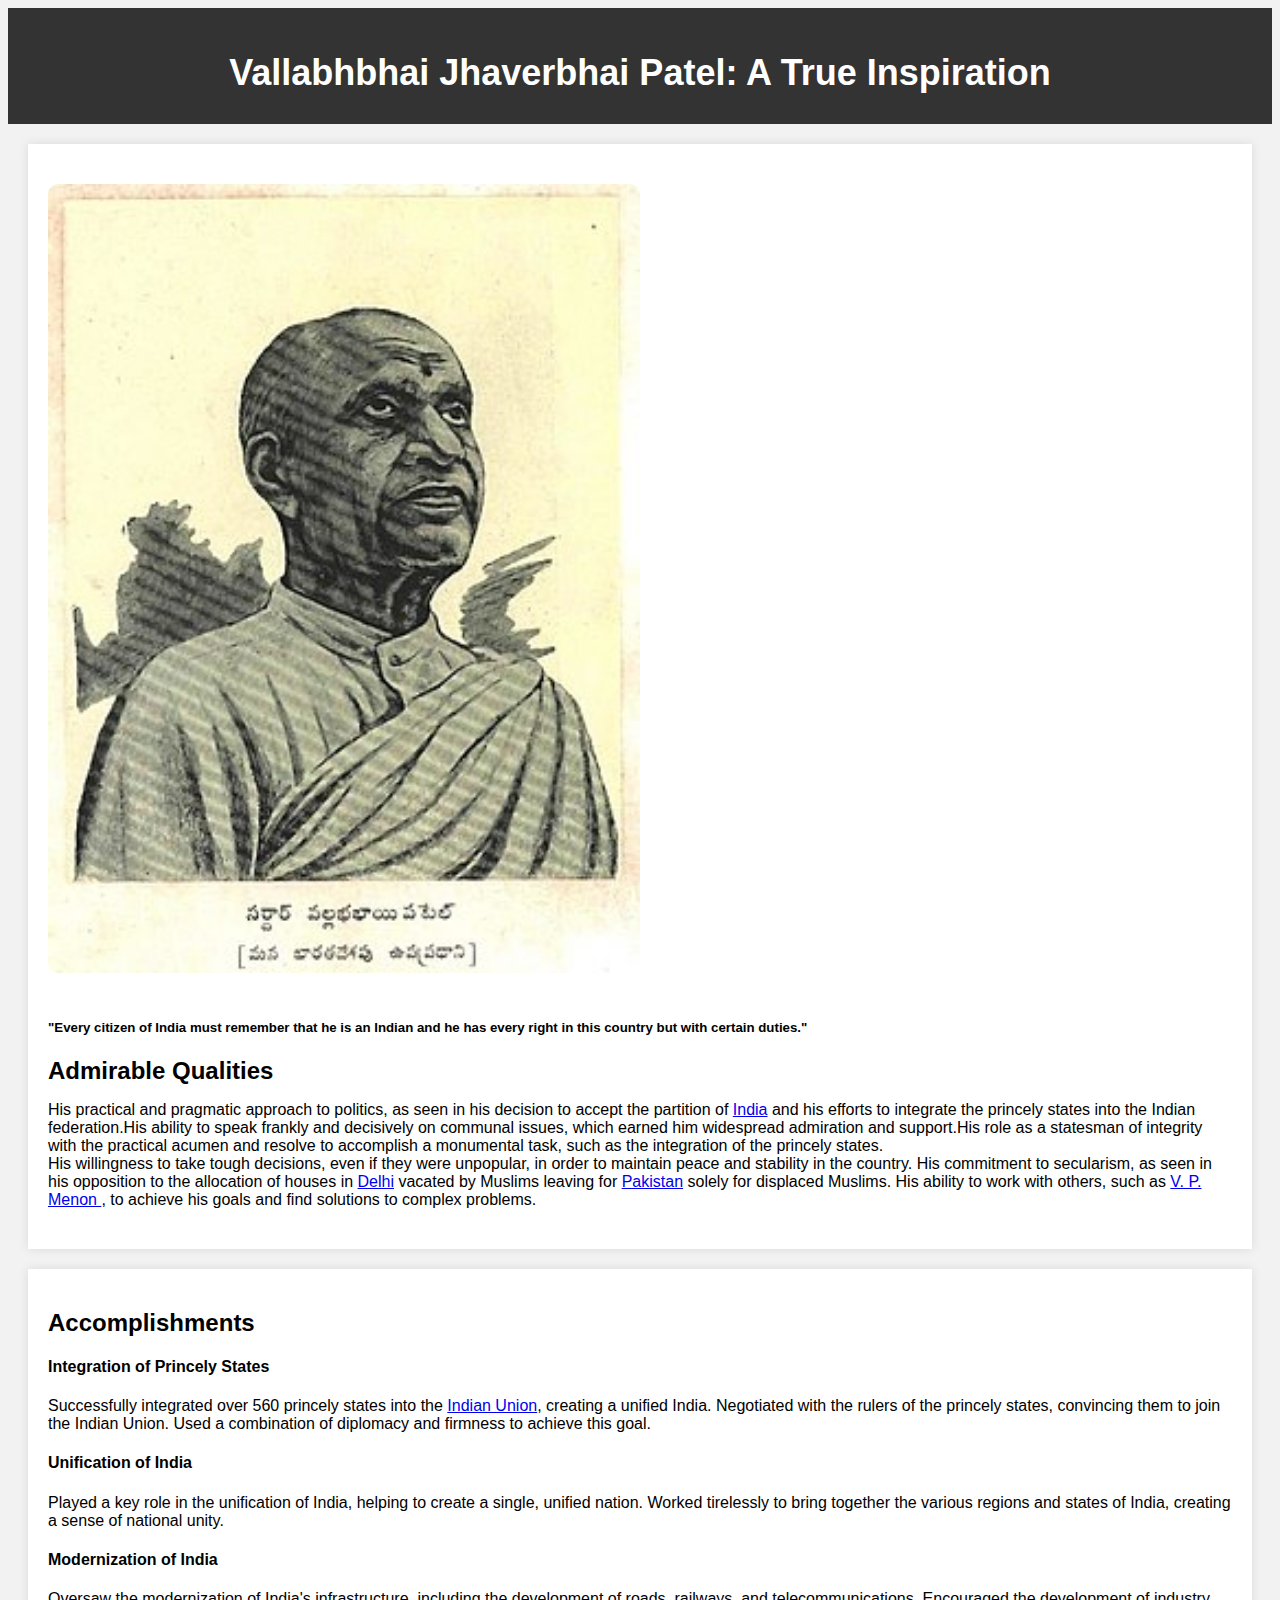
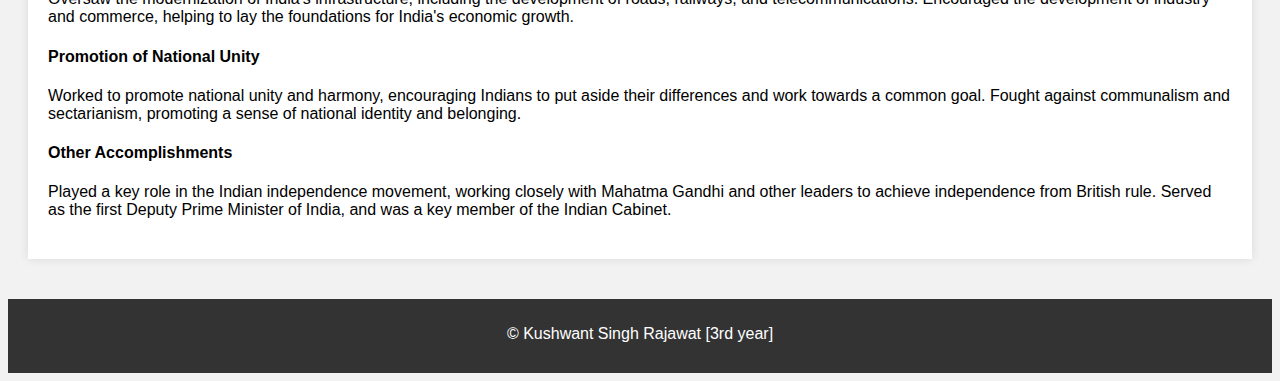
<file: TRIBUTE PAGE/index.html>
<!DOCTYPE html>
<html>
<head>
	<title>Tribute Page</title>
	<link rel="stylesheet" href="style.css">
</head>
<body>
	<header>
		<h1>Vallabhbhai Jhaverbhai Patel: A True Inspiration</h1>
	</header>
	<main>
		<section>
	        <img src="images/Chandamama_1948_01_(page_11_crop).jpg" alt="Image of Vallabhbhai Patel">
            
            	 <h5>"Every citizen of India must remember that he is an Indian and he has every right in this country but with certain duties."</h5>
            
			<h2>Admirable Qualities</h2>
			<p>His practical and pragmatic approach to politics, as seen in his decision to accept the partition of <a href="#">India</a> and his efforts to integrate the princely states into the Indian federation.His ability to speak frankly and decisively on communal issues, which earned him widespread admiration and support.His role as a statesman of integrity with the practical acumen and resolve to accomplish a monumental task, such as the integration of the princely states.<br>
 His willingness to take tough decisions, even if they were unpopular, in order to maintain peace and stability in the country.
His commitment to secularism, as seen in his opposition to the allocation of houses in <a href="#">Delhi</a> vacated by Muslims leaving for <a href="#">Pakistan</a> solely for displaced Muslims.
His ability to work with others, such as <a href="#"> V. P. Menon </a>, to achieve his goals and find solutions to complex problems.           
            
            </p>
			
		</section>
		<section>
			<h2>Accomplishments</h2>
            
            <h4>Integration of Princely States</h4>
			<p>Successfully integrated over 560 princely states into the <a href="#">Indian Union</a>, creating a unified India.
Negotiated with the rulers of the princely states, convincing them to join the Indian Union.
Used a combination of diplomacy and firmness to achieve this goal.</p>

<h4>Unification of India</h4>
			<p>Played a key role in the unification of India, helping to create a single, unified nation.
Worked tirelessly to bring together the various regions and states of India, creating a sense of national unity.</p>
			
            <h4>Modernization of India</h4>
			<p>Oversaw the modernization of India's infrastructure, including the development of roads, railways, and telecommunications.
Encouraged the development of industry and commerce, helping to lay the foundations for India's economic growth.</p>
			
            <h4>Promotion of National Unity</h4>
			<p>Worked to promote national unity and harmony, encouraging Indians to put aside their differences and work towards a common goal.
Fought against communalism and sectarianism, promoting a sense of national identity and belonging.</p>

			<h4>Other Accomplishments</h4>
			<p>Played a key role in the Indian independence movement, working closely with Mahatma Gandhi and other leaders to achieve independence from British rule.
Served as the first Deputy Prime Minister of India, and was a key member of the Indian Cabinet.</p>
			
            
		</section>
	</main>
	<footer>
		<p>&copy; Kushwant Singh Rajawat [3rd year]</p>
	</footer>
</body>
</html>
</file>
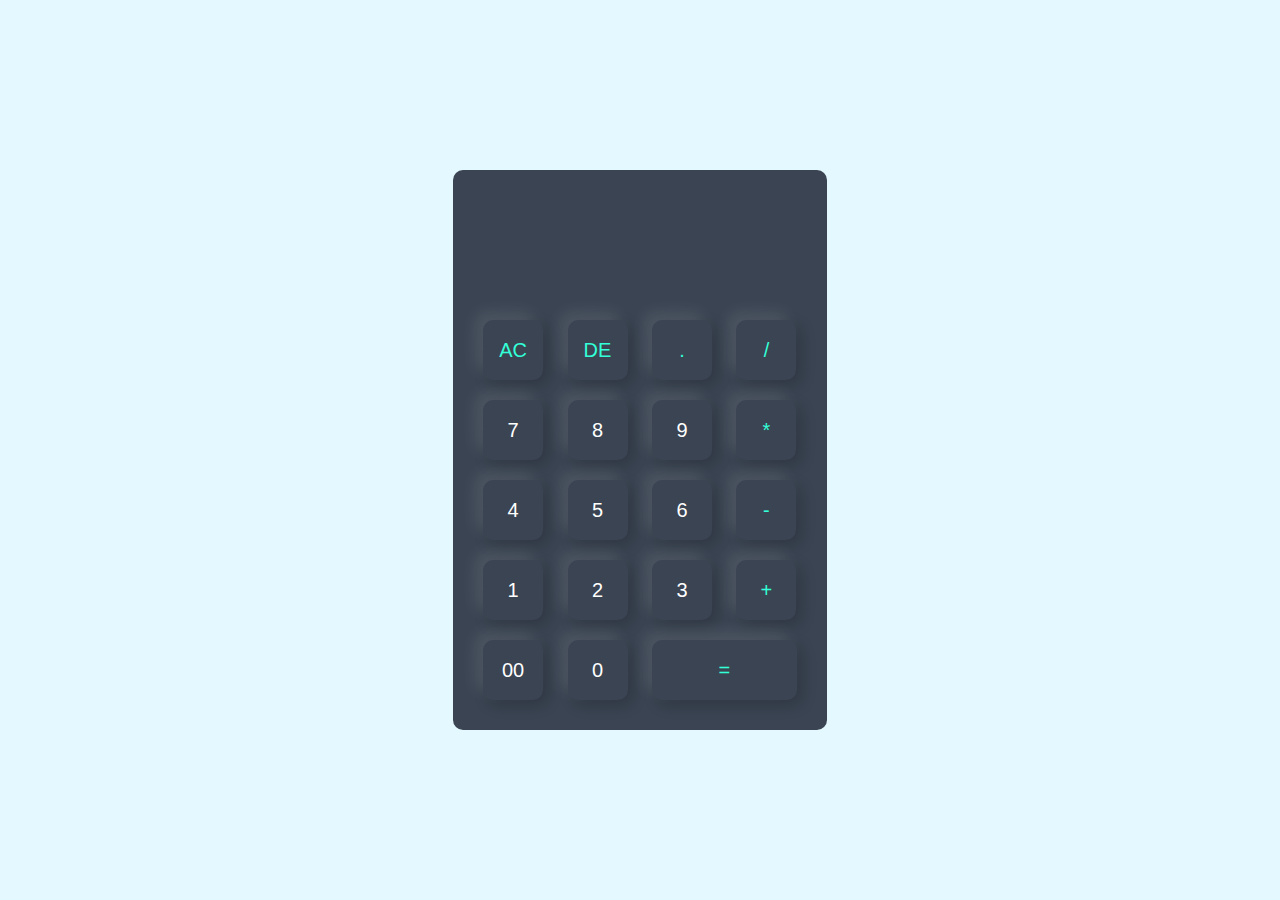
<file: calculator/cal.html>
<html>
<head>
<title>calculator</title>
<link rel="stylesheet" href="style.css" type="text/css" >
</head>

<body>
<div class="container">
<div class="calculator">
	<form >
    <div class="display">
    <input type="text" name="display">
    </div>
    
    <div>
    <input type="button" value="AC" onClick="display.value = ' ' " class="operator">
    <input type="button" class="operator" value="DE" onClick="display.value =display.value.toString().slice(0,-1)">
    <input type="button" class="operator" value="." onClick="display.value += '.' ">
    <input type="button" class="operator" value="/" onClick="display.value += '/' ">
    </div> 
    
    <div>
    <input type="button" value="7" onClick="display.value += '7' ">
    <input type="button" value="8" onClick="display.value += '8' ">
    <input type="button" value="9" onClick="display.value += '9' ">
    <input type="button" value="*" onClick="display.value += '*' " class="operator">
    </div>
    
    <div>
    <input type="button" value="4" onClick="display.value += '4'" >
    <input type="button" value="5" onClick="display.value += '5' ">
    <input type="button" value="6" onClick="display.value += '6' ">
    <input type="button" value="-" onClick="display.value += '-' " class="operator">
    </div> 
    
    <div>
    <input type="button" value="1" onClick="display.value += '1' ">
    <input type="button" value="2" onClick="display.value += '2' ">
    <input type="button" value="3" onClick="display.value += '3' ">
    <input type="button" value="+" onClick="display.value += '+' " class="operator">
    </div>
    
    <div>
    <input type="button" value="00" onClick="display.value += '00' ">
    <input type="button" value="0" onClick="display.value += '0' ">
    <input type="button" value="=" class="equal operator" onClick="display.value=eval(display.value)" >
    </div>
    
    </form>
</div>
</div>


</body>
</html>
</file>
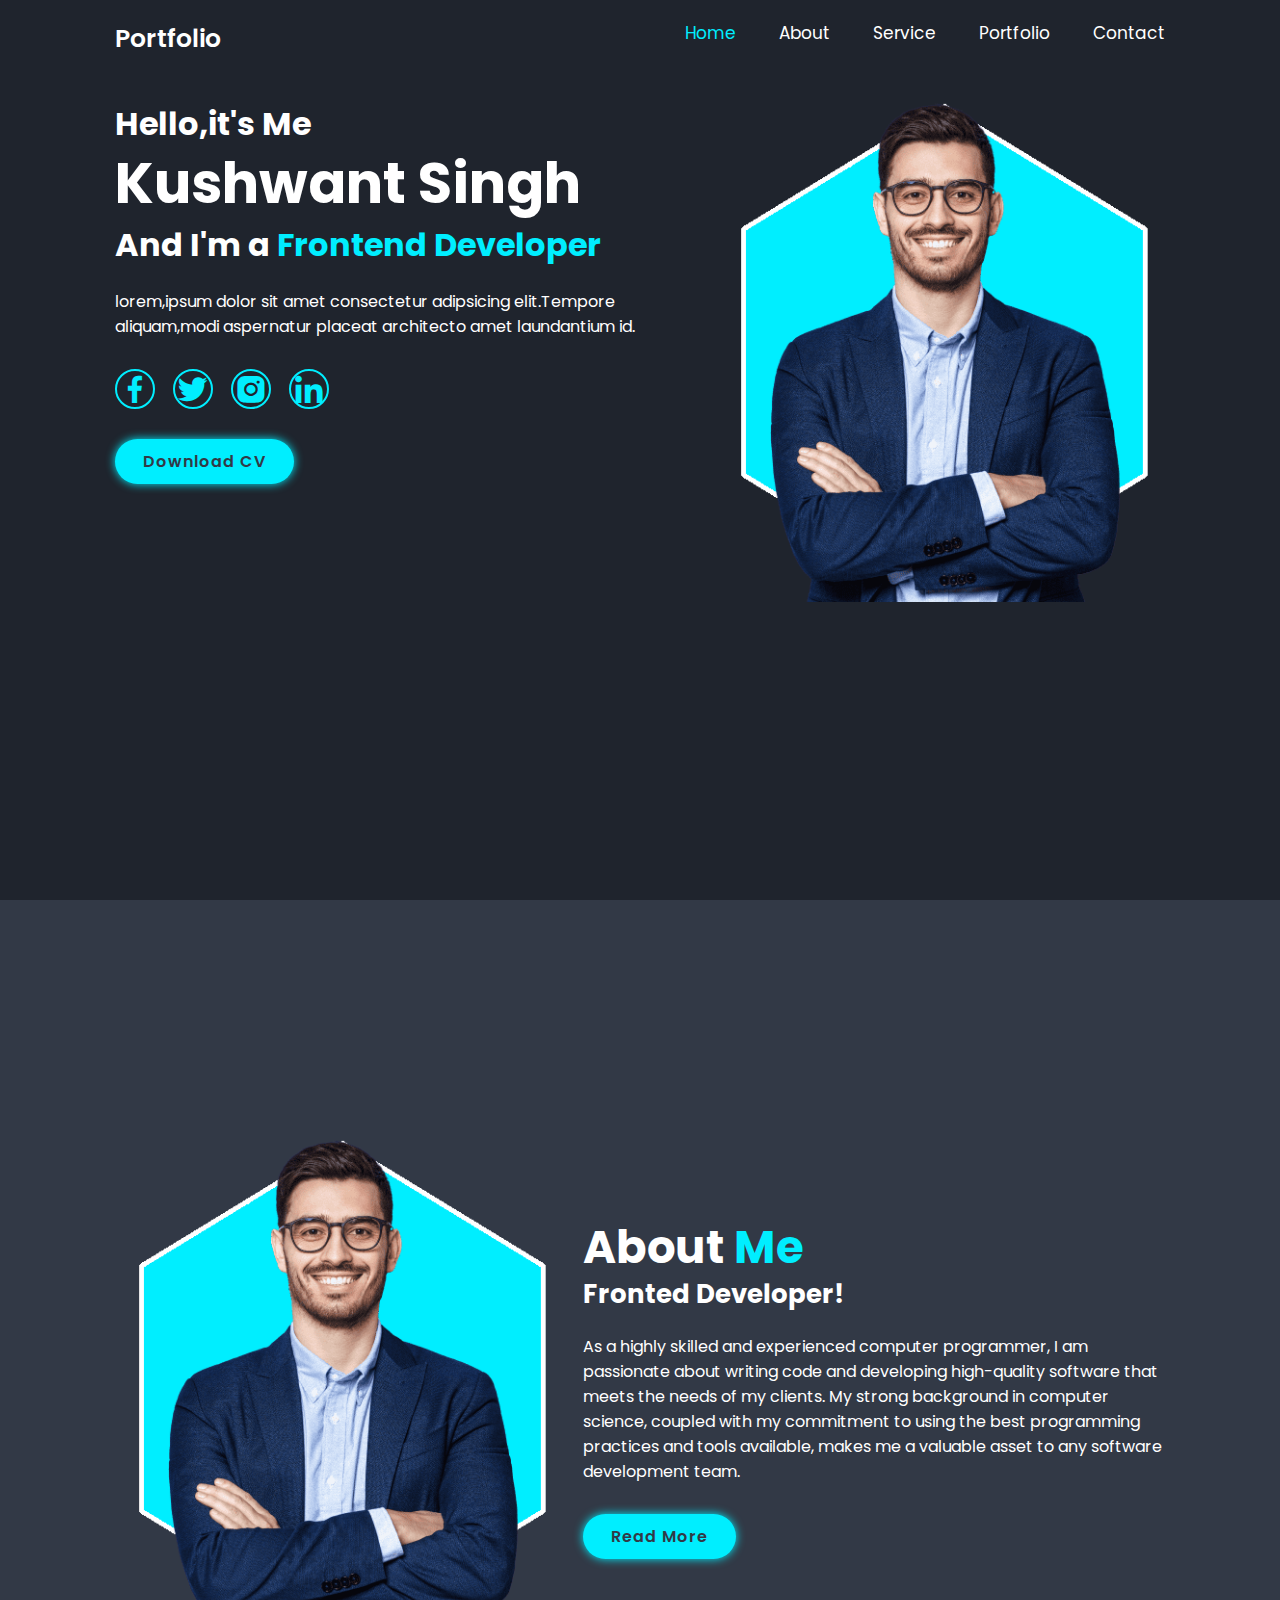
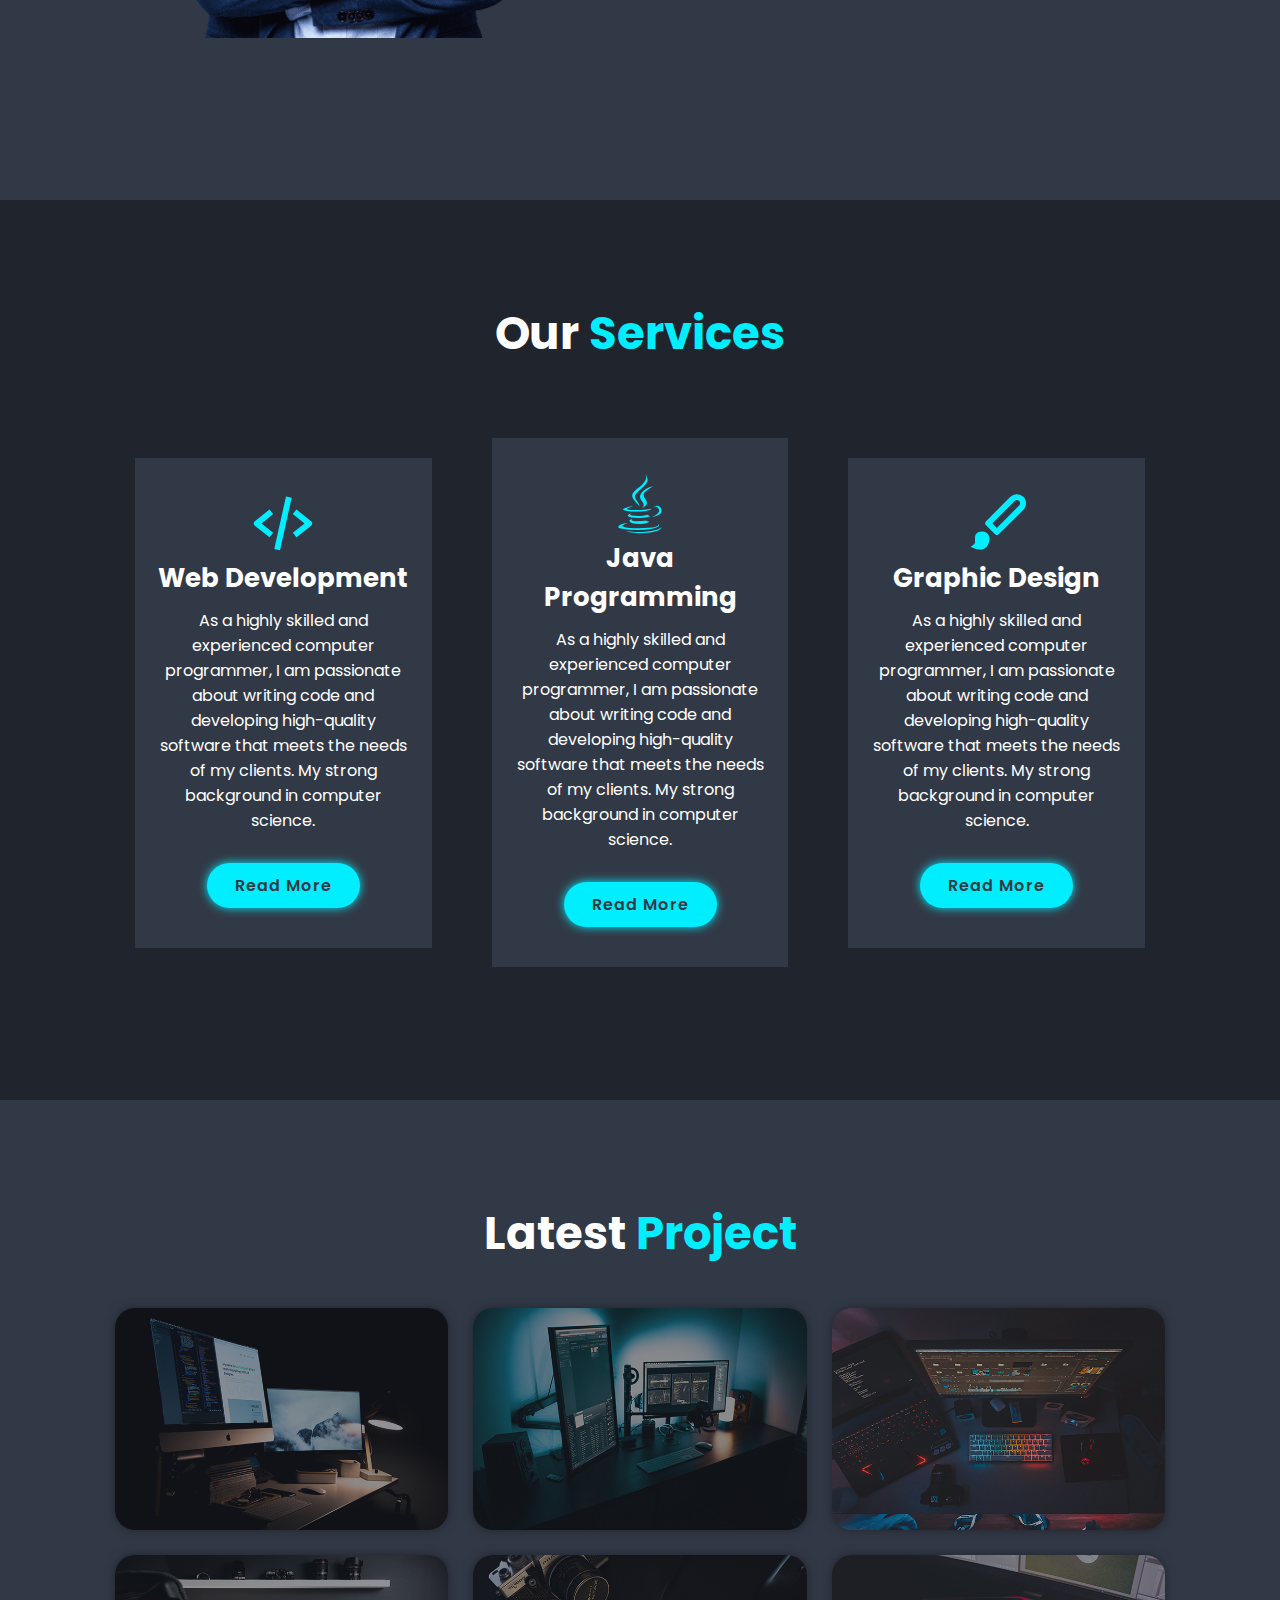
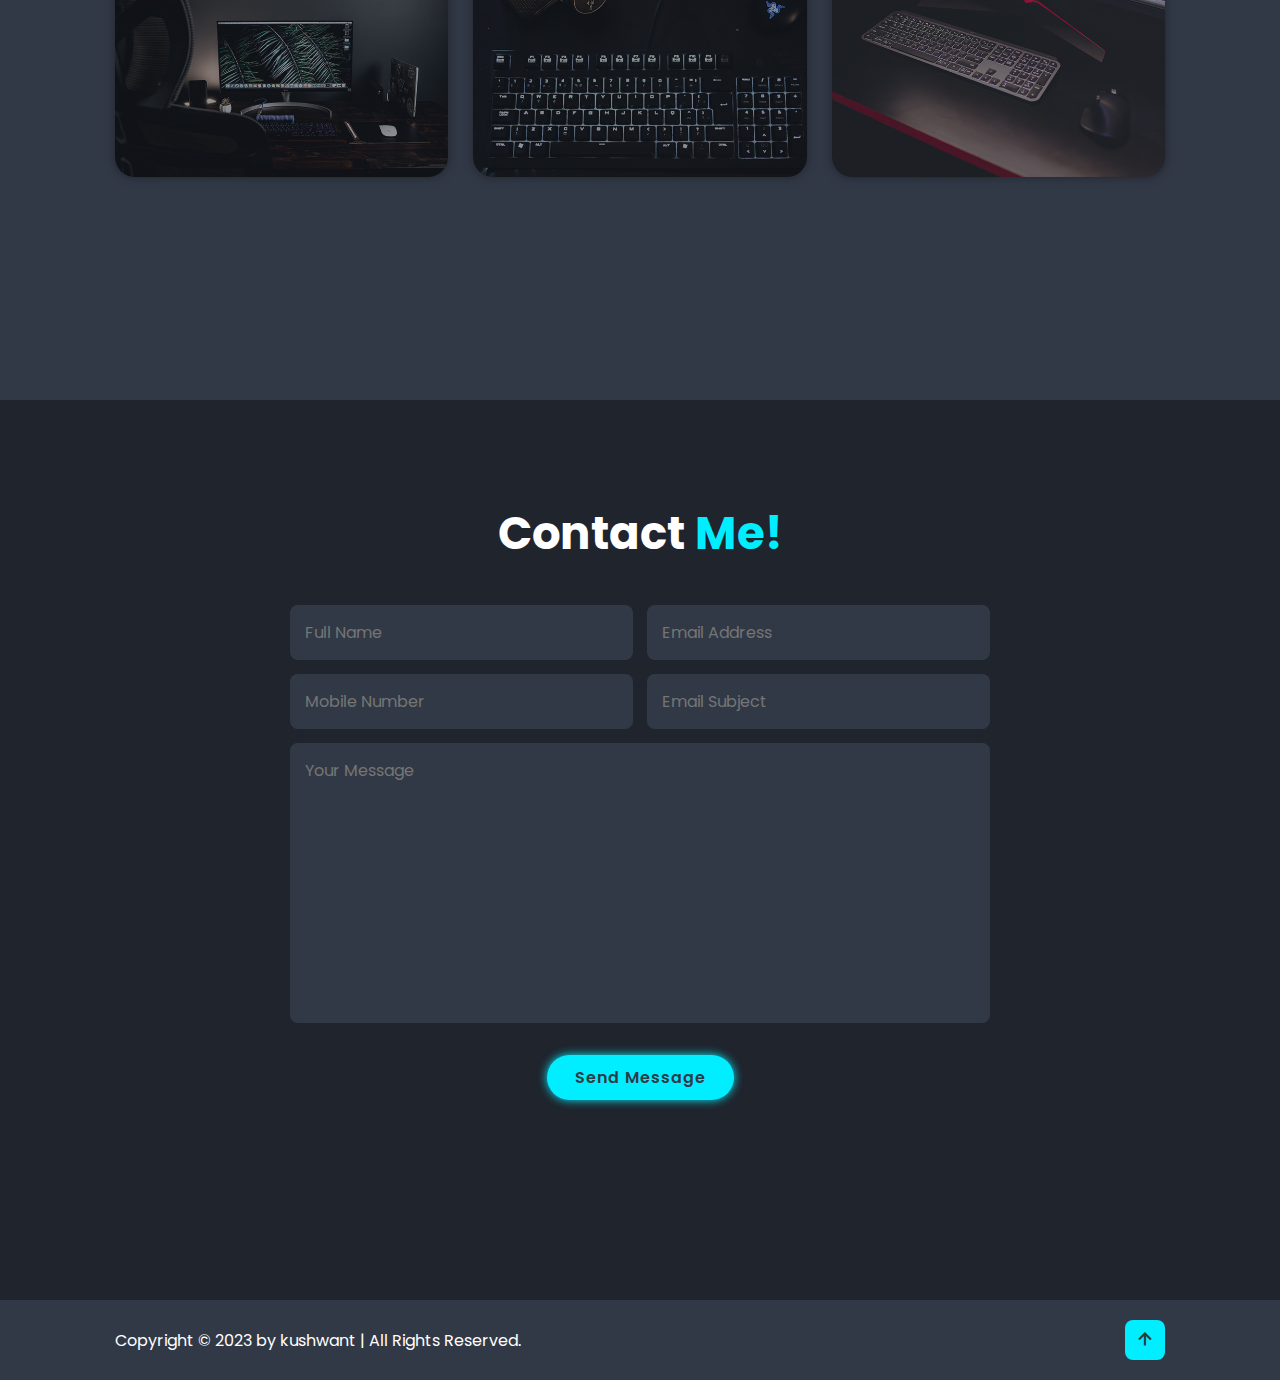
<file: Portfolio/Portfolio.html>
<!DOCTYPE html>
<html lang="en">
  <head>
    <meta charset="UTF-8" />
    <meta http-equiv="X-UA-Compatible" content="IE=edge" />
    <meta name="viewport" content="width=device-width, initial-scale=1.0" />
    <title>Responsive Personal Portfolio Website Design | Codehal</title>

    <!-- box icons -->
    <link href="https://unpkg.com/boxicons@2.1.4/css/boxicons.min.css" rel="stylesheet" />

    <!-- custom css -->
    <link rel="stylesheet" href="Portfolio.css" />
  </head>

  <body>
    <!-- header design -->
		<header class="header">
        	<a href="#" class="logo">Portfolio</a>
            
            <i class='bx bx-menu'id="menu-icon"></i>
            
            
            <nav class="navbar">
            	<a href="#home" class="active">Home</a>
                <a href="#about">About</a>
                <a href="#services">Service</a>
                <a href="#portfolio">Portfolio</a>
                <a href="#contact">Contact</a>
            </nav>
            </header>
    <!-- home section design -->
	<section class="home" id="home">	
    	<div class="home-content">
        	<h3>Hello,it's Me</h3>
            <h1>Kushwant Singh</h1>
            <h3>And I'm a <span>Frontend Developer</span></h3>
        	<p>lorem,ipsum dolor sit amet consectetur adipsicing elit.Tempore aliquam,modi
            aspernatur placeat
            	architecto amet laundantium id.</p>
            <div class="social-media">
            	<a href="#"><i class='bx bxl-facebook' style="font-size:36px;" ></i>  </a>
                <a href="#"><i class="bx bxl-twitter" style="font-size:36px;"></i></a>
                <a href="#"><i class="bx bxl-instagram-alt" style="font-size:36px;"></i></a>
                <a href="#"><i class="bx bxl-linkedin" style="font-size:36px;"></i></a>
            </div>
             <a href="#" class="btn">Download CV</a>
        </div>
        
        <div class="home-img">
        	<img src="img/setmore-customer1.png" alt="">
        </div>
    </section>
    <!-- about section design -->

	<section class="about" id="about">
    	<div class="about-img">
        	<img src="img/setmore-customer-about.png" alt="">
		</div>
        
    <div class="about-content">
    	<h2 class="heading">About <span>Me</span></h2>
        <h3>Fronted Developer!</h3>
        
        <p>
        As a highly skilled and experienced computer programmer, I am passionate about writing code and developing high-quality software that meets the needs of my clients. My strong background in computer science, coupled with my commitment to using the best programming practices and tools available, makes me a valuable asset to any software development team.
        </p>

<a href="#" class="btn">Read More</a>
    </div>    
	</section>
    
    <!-- services section design -->
	
    <section class="services" id="services">
    	<h2 class="heading">Our <span>Services</span></h2>
        
        <div class="services-container">
        
        	<div class="services-box">
            	<i class="bx bx-code-alt"
></i>
<h3>Web Development</h3>
<p>As a highly skilled and experienced computer programmer, I am passionate about writing code and developing high-quality software that meets the needs of my clients. My strong background in computer science.
</p>
	<a href="#" class="btn">Read More</a>
    
            </div>
            
            
            <div class="services-box">
            	<i class='bx bxl-java'></i>
<h3>Java Programming</h3>
<p>As a highly skilled and experienced computer programmer, I am passionate about writing code and developing high-quality software that meets the needs of my clients. My strong background in computer science.
</p>
	<a href="#" class="btn">Read More</a>
    
            </div>
            
            <div class="services-box">
            	<i class='bx bxs-paint'></i>
<h3>Graphic Design</h3>
<p>As a highly skilled and experienced computer programmer, I am passionate about writing code and developing high-quality software that meets the needs of my clients. My strong background in computer science.
</p>
	<a href="#" class="btn">Read More</a>
    
            </div>
            
            
        </div>
    </section>
    
    <!-- portfolio section design -->

	<section class="portfolio" id="portfolio">
    	<h2 class="heading">Latest <span>Project</span></h2>
        
        <div class="portfolio-container">
        <!--portfolio1-->
        	<div class="portfolio-box">
            	<img src="img/portfolio1.jpg" alt="">
                <div class="portfolio-layer">
                	<h4>Web Design</h4>
                    <p>As a highly skilled and experienced computer programmer. My strong background in computer science.
                    </p>
                    <a href="#"><i class='bx bx-link-external' ></i> </a>
                    </div>
        </div>
        <!--portfolio2-->
        <div class="portfolio-box">
            	<img src="img/portfolio2.jpg" alt="">
                <div class="portfolio-layer">
                	<h4>Web Design</h4>
                    <p>As a highly skilled and experienced computer programmer. My strong background in computer science.
                    </p>
                    <a href="#"><i class='bx bx-link-external' ></i> </a>
                    </div>
        </div>
        <!--portfolio3-->
        
        <div class="portfolio-box">
            	<img src="img/portfolio3.jpg" alt="">
                <div class="portfolio-layer">
                	<h4>Web Design</h4>
                    <p>As a highly skilled and experienced computer programmer. My strong background in computer science.
                    </p>
                    <a href="#"><i class='bx bx-link-external' ></i> </a>
                    </div>
        </div>
        
        <!--portfolio4-->
        
        <div class="portfolio-box">
            	<img src="img/portfolio4.jpg" alt="">
                <div class="portfolio-layer">
                	<h4>Web Design</h4>
                    <p>As a highly skilled and experienced computer programmer. My strong background in computer science.
                    </p>
                    <a href="#"><i class='bx bx-link-external' ></i> </a>
                    </div>
        </div>
        
        <!--portfolio5-->
        
        <div class="portfolio-box">
            	<img src="img/portfolio5.jpg" alt="">
                <div class="portfolio-layer">
                	<h4>Web Design</h4>
                    <p>As a highly skilled and experienced computer programmer. My strong background in computer science.
                    </p>
                    <a href="#"><i class='bx bx-link-external' ></i> </a>
                    </div>
        </div>
        
        <!--portfolio6-->
        
        <div class="portfolio-box">
            	<img src="img/portfolio6.jpg" alt="">
                <div class="portfolio-layer">
                	<h4>Web Design</h4>
                    <p>As a highly skilled and experienced computer programmer. My strong background in computer science.
                    </p>
                    <a href="#"><i class='bx bx-link-external' ></i> </a>
                    </div>
        </div>
        
    </div>
    </section>
    <!-- contact section design -->
	
    <section class="contact" id="contact">
    	<h2 class="heading">Contact <span>Me!</span></h2>
        
        <form action="#">
			<div class="input-box">
            	<input type="text" placeholder="Full Name">
                <input type="email" placeholder="Email Address">
           </div>  
           
           <div class="input-box">
            	<input type="number" placeholder="Mobile Number">
                <input type="text" placeholder="Email Subject">
           </div> 
           <textarea name="" id="" cols="30" rows="10" placeholder="Your Message"></textarea> 
          <input type="submit" value="Send Message" class="btn">    
        </form>
    </section>
    
    <!-- footer design -->

	<footer class="footer">
    	<div class="footer-text">
        	<p>Copyright &copy; 2023 by kushwant | All Rights Reserved.</p>
        </div>
        
        <div class="footer-iconTop">
        	<a href="#home"><i class='bx bx-up-arrow-alt' ></i></a>
            </div>
    </footer>

    
    
  </body>
</html>
</file>
<file: TRIBUTE PAGE/style.css>
body {
	background-color: #f2f2f2; /* light gray background */
	font-family: Arial, sans-serif;
}

header {
	background-color: #333; /* dark gray background */
	color: #fff; /* white text */
	padding: 20px;
	text-align: center;
}

h1 {
	font-size: 36px;
	margin-bottom: 10px;
}

main {
	display: flex;
	flex-direction: column;
	align-items: center;
	padding: 20px;
}

section {
	background-color: #fff; /* white background */
	padding: 20px;
	margin-bottom: 20px;
	box-shadow: 0 0 10px rgba(0, 0, 0, 0.1);
}

h2 {
	font-size: 24px;
	margin-bottom: 10px;
}

p {
	margin-bottom: 20px;
}

img {
	width: 50%;
	margin: 20px auto;
	border-radius: 10px;
}

footer {
	background-color: #333; /* dark gray background */
	color: #fff; /* white text */
	padding: 10px;
	text-align: center;
	clear: both;
}
</file>
<file: calculator/style.css>
@charset "utf-8";
/* CSS Document */
*
{
	margin:0;
	padding:0;
	font-family:"Arial Black", Gadget, sans-serif;
	box-sizing:border-box;
}
.container
{
	width:100%;
	height:100%;
	background:#e3f9ff;
	display: flex;
	align-items: center;
	justify-content: center;
}
.calculator
{
	background:#3a4452;
	padding:20px;
	border-radius:10px;
}
.calculator form input
{
	border:0;
	outline:0;
	width:60px;
	height:60px;
	border-radius:10px;
	box-shadow:-8px -8px 15px rgba(255,255,255,0.1),5px 5px 15px rgba(0,0,0,0.2);
	background:transparent;
	font-size:20px;
	color:#fff;
	cursor:pointer;
	margin:10px;
}
form .display
{
	display:flex;
	justify-content: flex-end;
	margin:20px 0;
}
form .display input
{
	text-align:right;
	flex: 1;
	font-size:45px;
	box-shadow:none;
}
form input.equal
{
	width:145px;
}
form input.operator{
	color:#33ffd8;
}
</file>
<file: Portfolio/Portfolio.css>
﻿@import url("https://fonts.googleapis.com/css2?family=Poppins:wght@300;400;500;600;700;800;900&display=swap");
* {
  margin: 0;
  padding: 0;
  box-sizing: border-box;
  text-decoration: none;
  border: none;
  outline: none;
  scroll-behavior: smooth;
  font-family: "Poppins", sans-serif;
}
:root {
  --bg-color: #1f242d;
  --second-bg-color: #323946;
  --text-color: #fff;
  --main-color: #0ef;
}
*::selection {
  background: var(--main-color);
  color: var(--bg-color);
}
html {
  font-size: 62.5%;
  overflow-x: hidden;
}
body {
  background: var(--bg-color);
  color: var(--text-color);
}
section
{
	min-height:100vh;
	padding: 10rem 9% 2rem; 
}
.header
{
	position:fixed;
	top:0;
	left:0;
	width:100%;
	padding: 2rem 9%;
	background: var(--bg-color);
	display:flex;
	justify-content: space-between;
	align-item:center;
	z-index:100;	
}
.logo
 {
	 font-size:2.5rem;
	 color:var(--text-color);
	 font-weight:600;
	 cursor:default;
 }
 .navbar a
 {
	 font-size:1.7rem;
	 color:var(--text-color);
	 margin-left: 4rem;
	 transition:.3s;
 }
 .navbar a:hover,.navbar .active
 {
	 color:var(--main-color);
 }
 #menu-icon
 {
	 font-size: 3.6rem;
	 color: var(--text-color);
	 display:none;
	 
 }
 .home
 {
	 display:flex;
	 justify-content: center;
	 align-item:center;
 }
 .home-img img
 {
 	width:35vw;
 }
 
 .home-content h3
 {
	 font-size:3.2rem;
	 font-weight:700;
 }
 .home-content h3:nth-of-type(2)
 {
	 margin-bottom:2rem;
	 
 }
 span
 {
	 color: var(--main-color);
 }
 
 .home-content h1
 {
	 font-size:5.6rem;
	 font-weight:700;
	 line-height:1.3;
 }
 .home-content p
 {
	 font-size:1.6rem;
 }
 .social-media a{
 	display: inline-flex;
	justify-content: center;
	align-item:center;
	width:4rem;
	height: 4rem;
	background:transparent;
	border: .2rem solid var(--main-color);
	border-radius: 50%;
	font-size:2rem;
	color:var(--main-color);
	margin:3rem 1.5rem 3rem 0;
	transition:.5s ease;
	 }
.social-media a:hover
	 {
		 background:var(--main-color);
		 color:var(--second-bg-color);
		 box-shadow: 0 0 1rem var(--main-color);
	 }
.btn
{
	display:inline-block;
	padding:1rem 2.8rem;
	background:var(--main-color);
	border-radius:4rem;
	box-shadow:0 0 1rem var(--main-color);
	font-size:1.6rem;
	color:var(--second-bg-color);
	letter-spacing:.1rem;
	font-weight:600;
	transition:.5s ease;
}
.btn:hover
{
	box-shadow:none;
}

.about
{
	display:flex;
	justify-content:center;
	align-items: center;
	gap:2rem;
	background:var(--second-bg-color);
}
.about-img img
{
	width:35vw;
}
.heading
{
	text-align:center;
	font-size:4.5rem;
	
}
.about-content h2
{
	text-align:left;
	line-height:1.2;
}
.about-content h3
{
	font-size:2.6rem;
}
.about-content p
{
font-size:1.6rem;
margin:2rem 0 3rem;	
}
.services h2
{
	margin-bottom:5rem;
}
.services-container
{
	display:flex;
	justify-content: center;
	align-items: center;
	flex-wrap: wrap;
	gap: 2rem;
}
.services-container .services-box
{
	flex: 1 1 30rem;
	background:var(--second-bg-color);
	padding:3rem 2rem 4rem;
	border-radius: 2rem;
	text-align:center;
	border:2rem solid var(--bg-color);
	transition:.5s ease;	
}
.services-container .services-box:hover
{
	border-color:var(--main-color);
	transform: scale(1.02);
}
.services-box i
{
	font-size:7rem;
	color:var(--main-color);
}
.services-box h3
{
	font-size:2.6rem;	
}
.services-box p
{
	font-size:1.6rem;
	margin:1rem 0 3rem;
}
.portfolio
{
	background:var(--second-bg-color);
}
.portfolio h2
{
	margin-bottom:4rem;
}
.portfolio-container
{
	display:grid;
	grid-template-columns: repeat(3,1fr);
	align-items: center;
	gap: 2.5rem;
}
.portfolio-container .portfolio-box
{
	position:relative;
	border-radius:2rem;
	box-shadow:0 0 1rem var(--bg-color);
	overflow:hidden;
	display:flex;
}
.portfolio-box img
{
	width:100%;
	transition:0.5s ease;
}
.portfolio-box:hover img
{
	transform:scale(1.1);
}
.portfolio-box .portfolio-layer
{
	position:absolute;
	bottom:0;
	left:0;
	width:100%;
	height:100%;
	background:linear-gradient(rgba(0,0,0,.1), var(--main-color));
	display:flex;
	justify-content: center;
	align-items: center;
	flex-direction:column;
	text-align:center;
	padding:0 4rem;
	transform: translateY(100%);
	transition:0.5s ease;
}
.portfolio-box:hover .portfolio-layer
{
	transform:translateY(0);
}
.portfolio-layer h4
{
	font-size:3rem;
}
.portfolio-layer p
{
	font-size:1.6rem;
	margin:.3rem 0 1rem;
}
.portfolio-layer a
{
	display:inline-flex;
	justify-content: center;
	align-items: center;
	width:5rem;
	height:5rem;
	background:var(--text-color);
	border-radius:50%;
	
}
.portfolio-layer a i
{
	font-size:2rem;
	color:var(--second-bg-color);
}
.contact h2
{
	margin-bottom:3rem;
}
.contact form
{
	max-width:70rem;
	margin:1rem auto;
	text-align:center;
	margin-bottom:3rem;
}
.contact form .input-box
{
	display:flex;
	justify-content:space-between;
	flex-wrap: wrap;
}
.contact form .input-box input,
.contact form textarea
{
	width:100%;
	padding:1.5rem;
	font-size:1.6rem;
	color:var(--text-color);
	background:var(--second-bg-color);
	border-radius:.8rem;
	margin:.7rem 0;
}
.contact form .input-box input
{
	width:49%;
}
.contact form textarea
{
	resize:none;
}
.contact form .btn
{
	margin-top:2rem;
	cursor:pointer;
}
.footer
{
	display:flex;
	justify-content:space-between;
	align-items: center;
	flex-wrap: wrap;
	padding:2rem 9%;
	background:var(--second-bg-color);
}
.footer-text p
{
	font-size:1.6rem;
}
.footer-iconTop a
{
	display:inline-flex;
	justify-content: center;
	align-items: center;
	padding:.8rem;
	background:var(--main-color);
	border-radius:.8rem;
	transition:.5s ease;
}
.footer-iconTop a:hover
{
	box-shadow:0 0 1rem var(--main-color);
}
.footer-iconTop a i
{
	font-size:2.4rem;
	color:var(--second-bg-color);
}
/* BREAKPOINTS */
</file>
